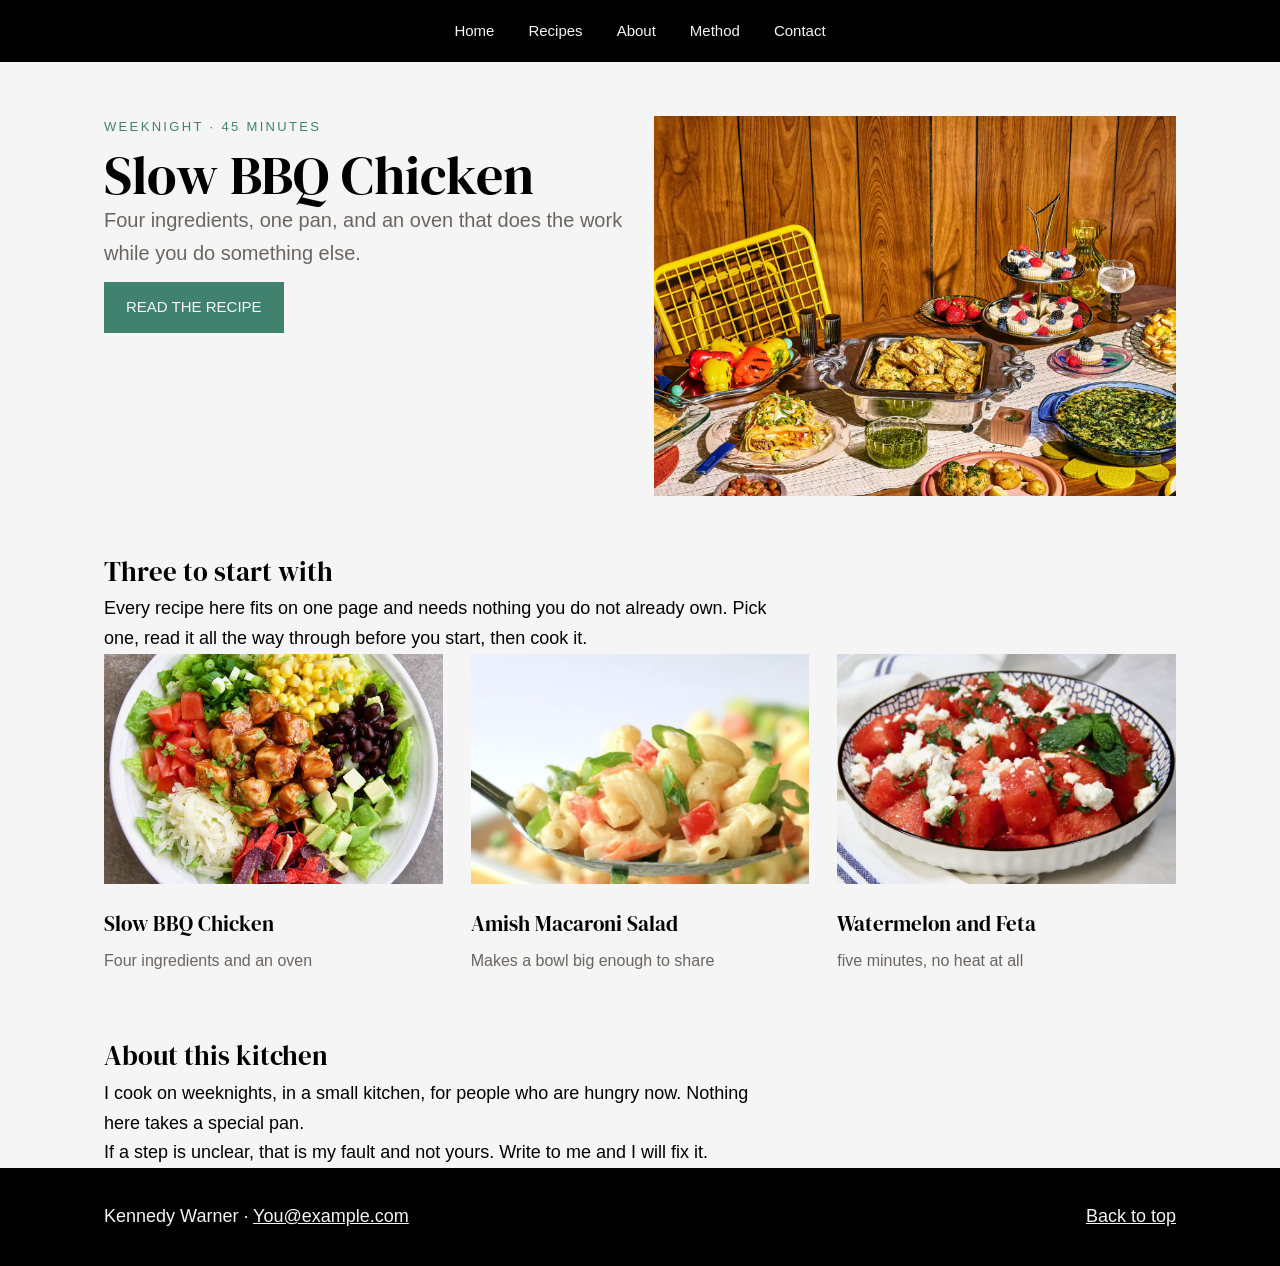
<file: index.html>
<!DOCTYPE html>
<html lang="en">
    <head>
        <meta charset="UTF-8">
        <meta name="viewport" content="width=device-width, initial-sclae=1.0" >
        <title>Document</title>

        <link rel="preconnect" href="https://fonts.googleapis.com">
        <link rel="preconnect" href="https://fonts.gstatic.com" crossorigin>
        <link href="https://fonts.googleapis.com/css2?family=DM+Serif+Display:ital@0;1&display=swap" rel="stylesheet">

        <link rel="stylesheet" href="css/styles.css">

    </head>
    <body id="top">

        <nav class="site-nav">
            <ul>
                <liv><a href="index.html">Home</a></liv>
                <liv><a href="#cards">Recipes</a></liv>
                <liv><a href="#about">About</a></liv>
                <liv><a href="#method">Method</a></liv>
                <liv><a href="mailto:you@example.com">Contact</a></liv>
            </ul>
        </nav>
        
        <main>
            <header class="hero">
                <div>
                    <p class="eyebrow"> Weeknight &middot; 45 minutes</p>
                    <h1> Slow BBQ Chicken</h1>
                    <p class="lede">Four ingredients, one pan, and an oven that does the work while you do something else.</p>

                    <a class="button" href="recipes/bbq-chicken.html">Read the recipe</a>
                </div>

                <img src="images/homepage.webp" alt="A plate of BBQ Chicken">
            </header>

            <section class="section-head" id="cards">
                <h2>Three to start with</h2>
                <p>Every recipe here fits on one page and needs nothing you do not already own. Pick one, read it all the way through before you start, then cook it.</p>
            </section>

            <section class="cards">
                <article class="card">
                    <img src="images/bbq-chicken-card.jpeg" alt="BBQ chicken thighs">
                    <h3>Slow BBQ Chicken</h3>
                    <p>Four ingredients and an oven</p>
                </article>

                <article class="card">
                    <img src="images/amish-macaroni-salad-card.webp" alt="BBQ chicken thighs">
                    <h3>Amish Macaroni Salad</h3>
                    <p>Makes a bowl big enough to share</p>
                </article>
                
                <article class="card">
                    <img src="images/Watermelon-salad-card.webp" alt="BBQ chicken thighs">
                    <h3>Watermelon and Feta</h3>
                    <p>five minutes, no heat at all</p>
                </article>
            </section>

            <section class="section-head" id="about">
                <h2> About this kitchen</h2>
                <p>I cook on weeknights, in a small kitchen, for people who are hungry now. Nothing here takes a special pan.</p>
                <p>If a step is unclear, that is my fault and not yours. Write to me and I will fix it.</p>
            </section>
        </main>

        <footer class="site-footer">
            <div class="inner">
                <p>Kennedy Warner &middot; <a href="mailto:you@example.com">You@example.com</a></p>
                <p class="right"><a href="#top">Back to top</a></p>
            </div>
        </footer>
        
    </body>
</html>
</file>
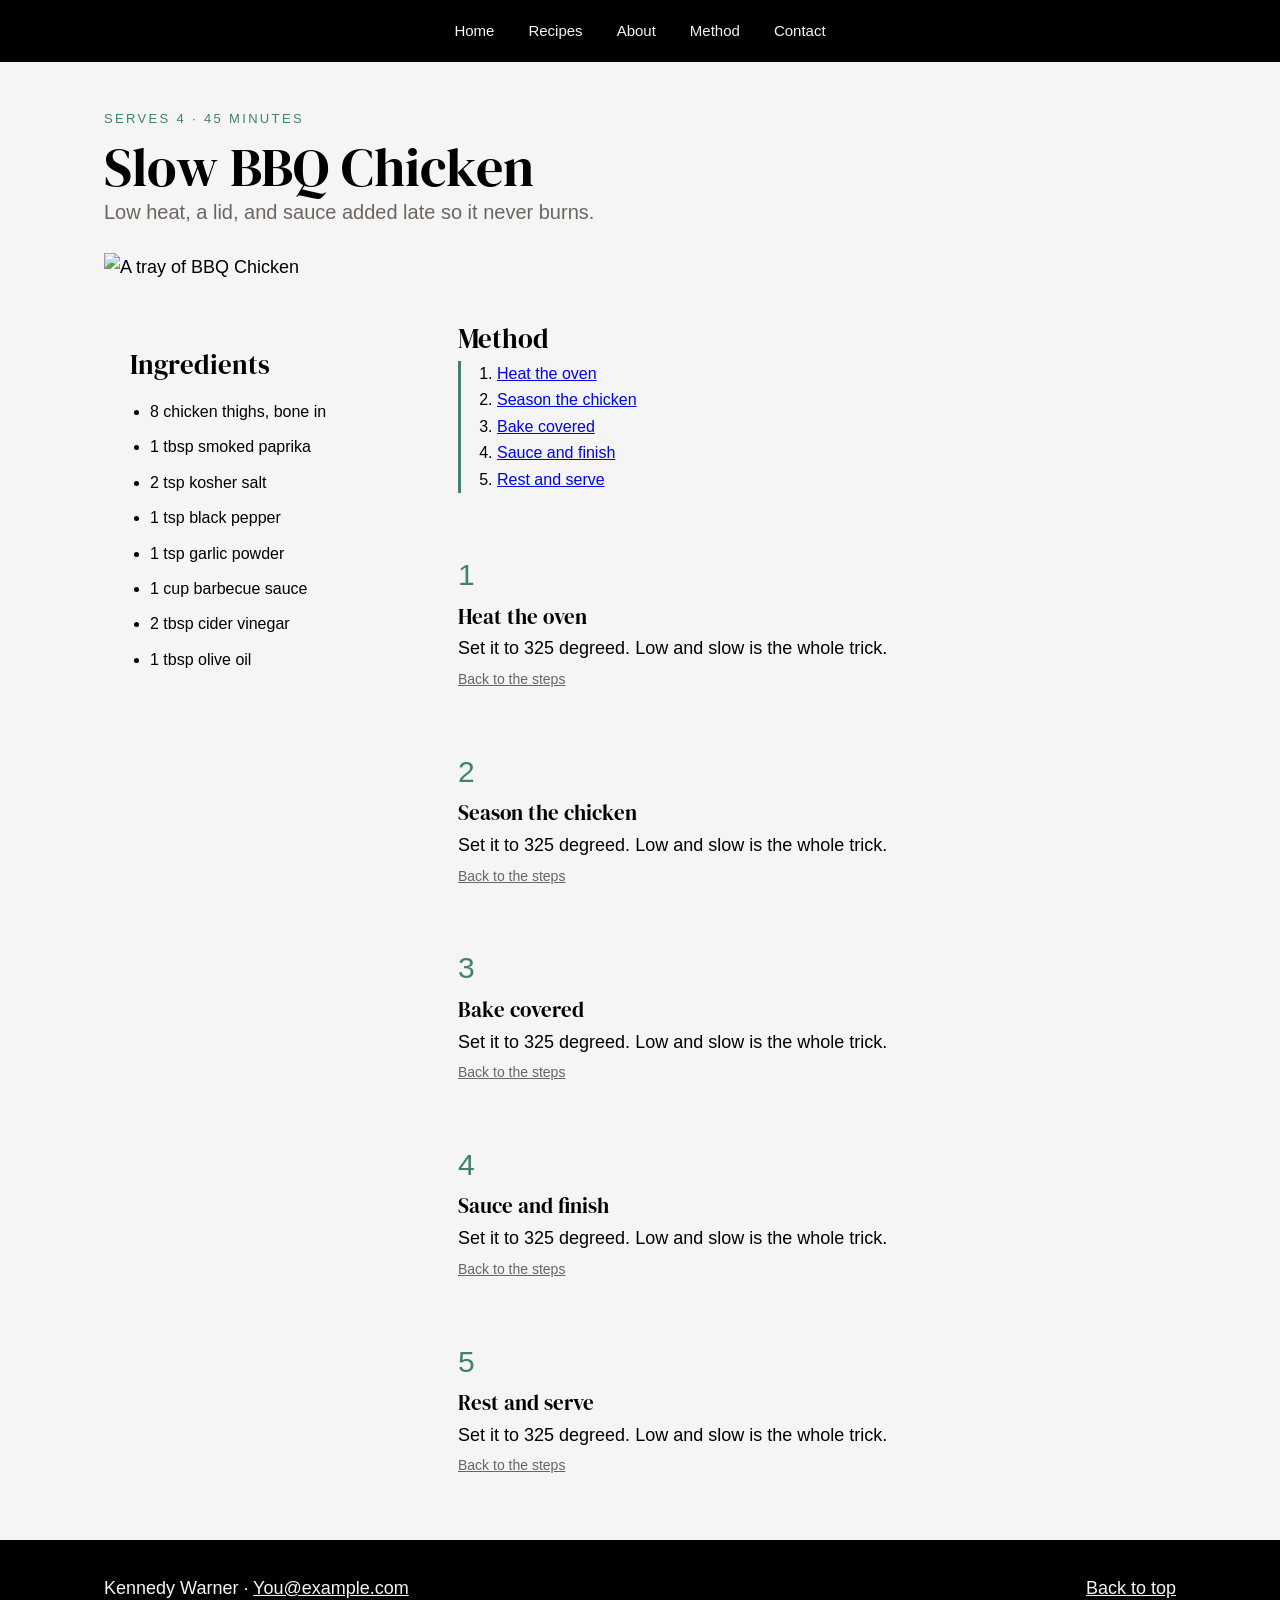
<file: recipes/bbq-chicken.html>
<!DOCTYPE html>
<html lang="en">
    <head>
        <meta charset="UTF-8">
        <meta name="viewport" content="width=device-width, initial-sclae=1.0" >
        <title>Slow BBQ Chicken</title>

        <link rel="preconnect" href="https://fonts.googleapis.com">
        <link rel="preconnect" href="https://fonts.gstatic.com" crossorigin>
        <link href="https://fonts.googleapis.com/css2?family=DM+Serif+Display:ital@0;1&display=swap" rel="stylesheet">

        <link rel="stylesheet" href="../css/styles.css">

    </head>
    <body id="top">

        <nav class="site-nav">
            <ul>
                <li><a href="../index.html">Home</a></li>
                <li><a href="../index.html#cards">Recipes</a></li>
                <li><a href="../index.html#about">About</a></li>
                <li><a href="#method">Method</a></li>
                <li><a href="mailto:you@example.com">Contact</a></li>
            </ul>
        </nav>
        
        <main>
            <header class="recipe-hero">
                <p class="eyebrow">Serves 4 &middot; 45 minutes</p>
                <h1>Slow BBQ Chicken</h1>
                <p class="lede">Low heat, a lid, and sauce added late so it never burns.</p>
                <img scr="../images/bbq-chicken-banner.webp" alt="A tray of BBQ Chicken">
            </header>

            <div class="recipe-body">
                <aside class="ingredients">
                    <h2>Ingredients</h2>
                    <ul>
                        <li>8 chicken thighs, bone in</li>
                        <li>1 tbsp smoked paprika</li>
                        <li>2 tsp kosher salt</li>
                        <li>1 tsp black pepper</li>
                        <li>1 tsp garlic powder</li>
                        <li>1 cup barbecue sauce</li>
                        <li>2 tbsp cider vinegar</li>
                        <li>1 tbsp olive oil</li>
                    </ul>
                </aside>

                <section id="method">
                    <h2>Method</h2>

                    <nav class="jump">
                        <ol>
                            <li><a href="#step-1">Heat the oven</a></li>
                            <li><a href="#step-2">Season the chicken</a></li>
                            <li><a href="#step-3">Bake covered</a></li>
                            <li><a href="#step-4">Sauce and finish</a></li>
                            <li><a href="#step-5">Rest and serve</a></li>
                        </ol>
                    </nav>

                    <article class="step" id="step-1">
                        <span class="num">1</span>
                        <h3>Heat the oven</h3>
                        <p>Set it to 325 degreed. Low and slow is the whole trick.</p>
                        <p><a class="back" href="#method">Back to the steps</a></p>
                    </article>

                    <article class="step" id="step-2">
                        <span class="num">2</span>
                        <h3>Season the chicken</h3>
                        <p>Set it to 325 degreed. Low and slow is the whole trick.</p>
                        <p><a class="back" href="#method">Back to the steps</a></p>
                    </article>

                    <article class="step" id="step-3">
                        <span class="num">3</span>
                        <h3>Bake covered</h3>
                        <p>Set it to 325 degreed. Low and slow is the whole trick.</p>
                        <p><a class="back" href="#method">Back to the steps</a></p>
                    </article>

                    <article class="step" id="step-4">
                        <span class="num">4</span>
                        <h3>Sauce and finish</h3>
                        <p>Set it to 325 degreed. Low and slow is the whole trick.</p>
                        <p><a class="back" href="#method">Back to the steps</a></p>
                    </article>

                    <article class="step" id="step-5">
                        <span class="num">5</span>
                        <h3>Rest and serve</h3>
                        <p>Set it to 325 degreed. Low and slow is the whole trick.</p>
                        <p><a class="back" href="#method">Back to the steps</a></p>
                    </article>


                </section>
            </div>

        </main>

        <footer class="site-footer">
            <div class="inner">
                <p>Kennedy Warner &middot; <a href="mailto:you@example.com">You@example.com</a></p>
                <p class="right"><a href="#top">Back to top</a></p>
            </div>
        </footer>
        
    </body> 
</html>
</file>
<file: css/styles.css>
*{
    box-sizing: border-box;
    margin: 0;
    padding: 0;
}

body{
    background: whitesmoke;
    color: black;
    font-family: 'Inter', Arial, Helvetica, sans-serif;
    font-size: 18px;
    line-height: 1.65;
}

h1, h2, h3 {
    font-family: 'DM Serif Display', Georgia, serif;
    font-weight: 400;
}
.site-nav{
    background: black;
}

.site-nav ul{
    list-style: none;
    display: grid;
    grid-template: auto / auto auto auto auto auto;
    gap: 34px;
    width: max-content;
    margin: 0 auto;
    padding: 16px 24px;
}

.site-nav a{
    color: whitesmoke;
    text-decoration: none;
    font-size: 15px;
}

main{
    max-width:1120px;
    margin:0 auto;
    padding:0 24px;
}

.site-footer{
    background: black;
    color: whitesmoke;
}

.site-footer .inner{
    display: grid;
    grid-template: auto / 1fr 1fr;
    max-width: 1120px;
    margin: 0 auto;
    padding: 34px 24px;
}

.site-footer a{
    color: whitesmoke;
}

.site-footer .right{
    text-align: right;
}

.hero{
    display:grid;
    grid-template:auto / 1fr 1fr;
    gap: 28px;
    padding: 54px 0;
}

.hero img{
    width: 100%;
    height: 380px;
    object-fit: cover;
}

h1{
    font-size: 54px;
    line-height: 1.05;
}

.eyebrow{
    font-size: 13px;
    letter-spacing: 0.18em;
    text-transform: uppercase;
    color: #40826d;
    margin-bottom: 10px;
}

.lede{
    font-size: 20px;
    color: #6b6560
}

.button{
    display: inline-block;
    margin-top: 12px;
    background:#40826d;
    color: whitesmoke;
    text-decoration: none;
    padding: 13px 22px;
    font-size: 15px;
    text-transform: uppercase;
}

.section{
    border-top: 1px solid whitesmoke;
    padding: 34px 0 24px;
}

.section-head{
    max-width: 68ch;
}

.cards{
    display:grid;
    grid-template:auto / 1fr 1fr 1fr;
    gap: 28px;
    padding-bottom: 60px;
}

.card img{
    width: 100%;
    height: 230px;
    object-fit: cover;
}

.card h3{
    margin: 14px 0 6px;
}

.card p{
    font-size: 16px;
    color:#6b6560;
}

.recipe-hero{
    padding: 46px 0 34px;
}

.recipe-hero img{
    width:100%;
    height: 420px;
    object-fit: cover;
    margin-top: 24px;
}

.recipe-body{
    display: grid;
    grid-template: auto / 300px 1fr;
    gap: 54px;
    padding-bottom:60px;
}

.ingredients{
    background: whitesmoke;
    padding: 26px;
    align-self: start;
}

.ingredients ul{
    margin: 12px 0 0 20px;
}

.ingredients li{
    margin-bottom: 9px;
    font-size: 16px;
}

.jump{
    border-left:3px solid #40826d;
    padding-left: 18px;
    margin-bottom: 30px;
}

.jump li{
    font-size: 16px;
}

.jump ol{
    margin-left: 18px;
}

.step{
    border-top: 1px solid whitesmoke;
    padding-top: 26px;
    margin-top: 26px;
}

.step .num{
    display: block;
    font-size: 30px;
    color: #40826d
}

.back{
    font-size: 14px;
    color:#6b6560;
}
</file>
